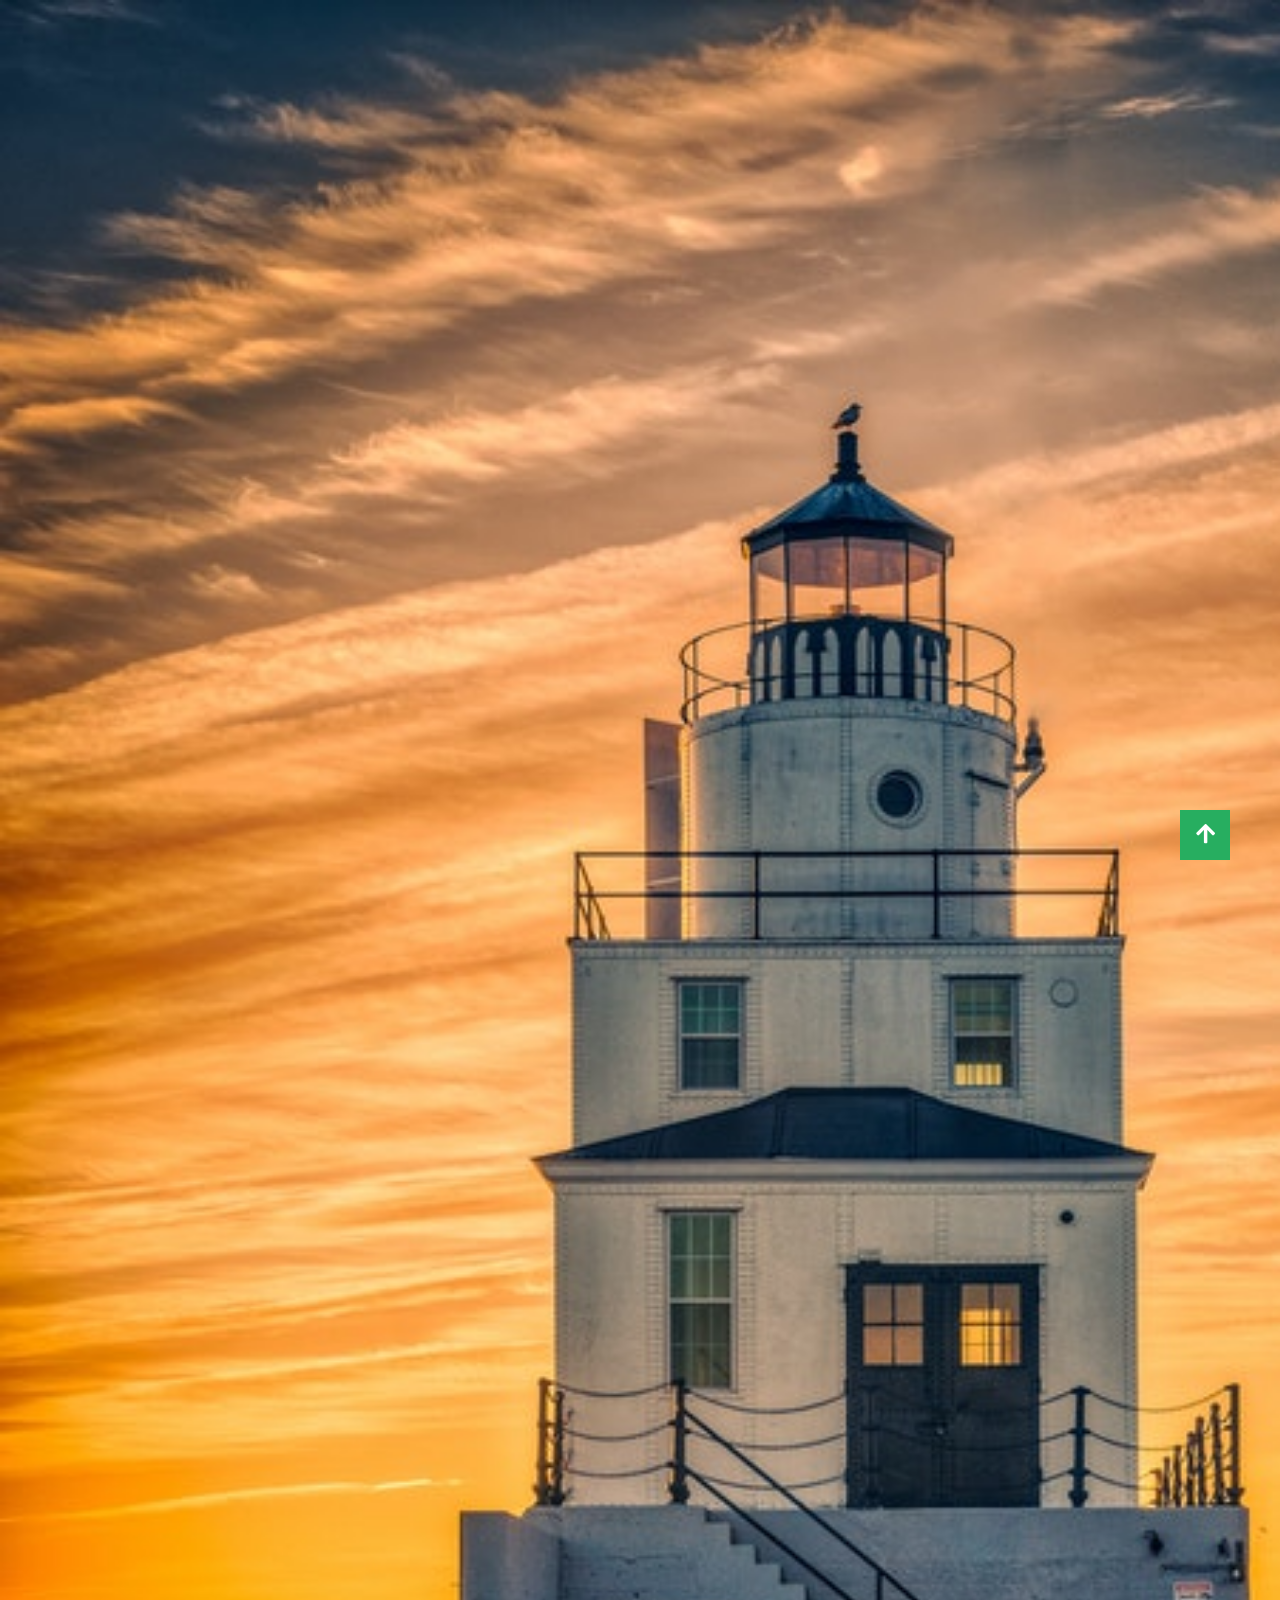
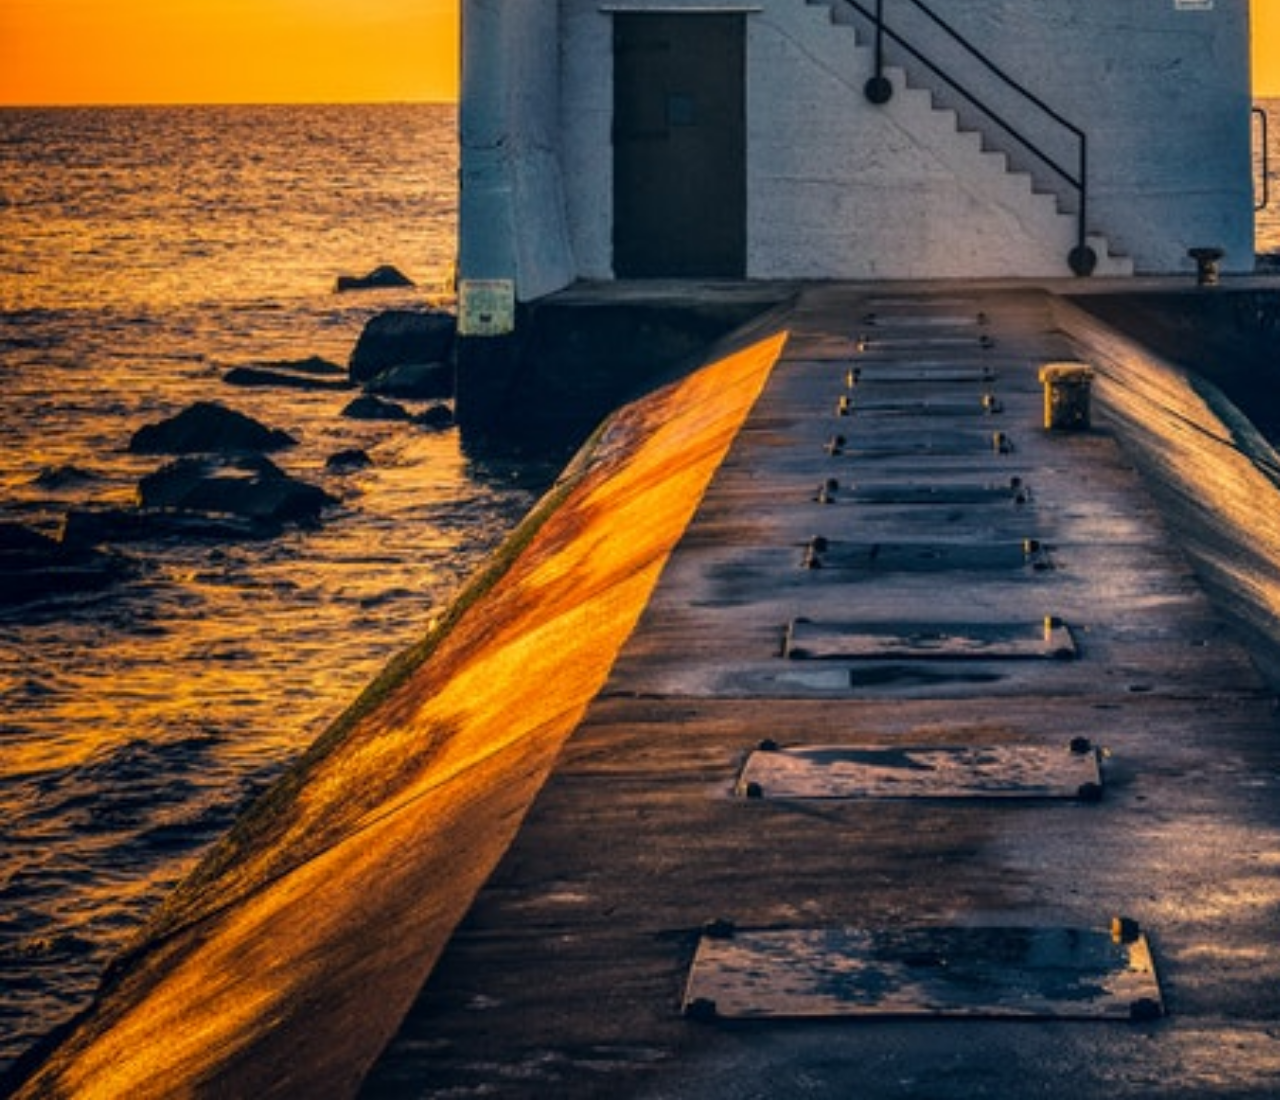
<file: scroll top button css/index.html>
<!DOCTYPE html>
<html lang="en" dir="ltr">
  <head>
    <meta charset="utf-8">
    <title></title>
    <link rel="stylesheet" href="style.css">
    <link rel="stylesheet" href="https://use.fontawesome.com/releases/v5.4.1/css/all.css">
  </head>
  <body>

    <section>

    </section>

    <a class="gotopbtn" href="#"> <i class="fas fa-arrow-up"></i> </a>
  </body>
</html>
</file>
<file: scroll top button css/style.css>
html{
  scroll-behavior: smooth;
}
body{

  margin: 0;
  padding: 0;
}
section{
  width: 100%;
  height: 300vh;
  background: url(bg.jpg) no-repeat;
  background-size: cover;
}
.gotopbtn{
  position: fixed;
  width: 50px;
  height: 50px;
  background: #27ae60;
  bottom: 40px;
  right: 50px;

  text-decoration: none;
  text-align: center;
  line-height: 50px;
  color: white;
  font-size: 22px;
}
</file>
